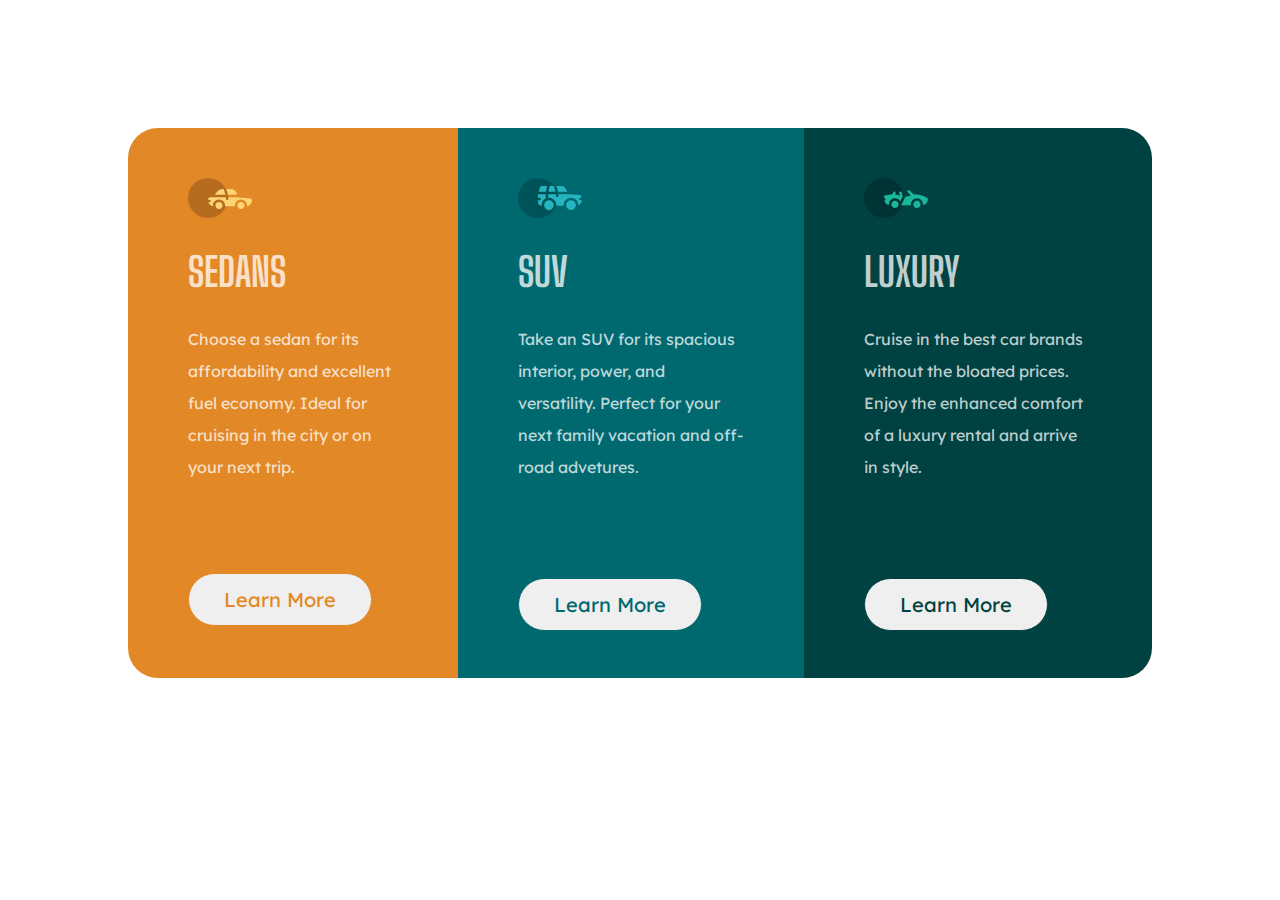
<file: index.html>
<!DOCTYPE html>
<html lang="en">
<head>
    <meta charset="UTF-8">
    <meta http-equiv="X-UA-Compatible" content="IE=edge">
    <meta name="viewport" content="width=device-width, initial-scale=1.0">
    <title>css-flexbox</title>
    <link rel="stylesheet" href="./style.css">
</head>
<body class="grey subHeading">
    <main class="white">
        <section class="sectionOne orange font">
                <img src="./images/icon-sedans.svg" alt="">
                <h1 grey>SEDANS</h1>
            <p class="heading">Choose a sedan for its affordability and excellent fuel economy. Ideal for cruising in the city or on your next trip.</p>
            <button class="btn heading grey">Learn More</button>
        </section>
        <section class="sectionTwo cyan font">
                <img src="./images/icon-suvs.svg" alt="">
                <h1 grey>SUV</h1>
            <p class="heading">Take an SUV for its spacious interior, power, and versatility. Perfect for your next family vacation and off-road advetures.</p>
            <button class="btn heading grey">Learn More</button>
        </section>
        <section class="sectionThree darkCyan font">
                <img src="./images/icon-luxury.svg" alt="">
                <h1 grey>LUXURY</h1>
            <p class="heading">Cruise in the best car brands without the bloated prices. Enjoy the enhanced comfort of a luxury rental and arrive in style.</p>
            <button class="btn heading grey smallBtn">Learn More</button>
        </section>
    </main>
</body>
</html>
</file>
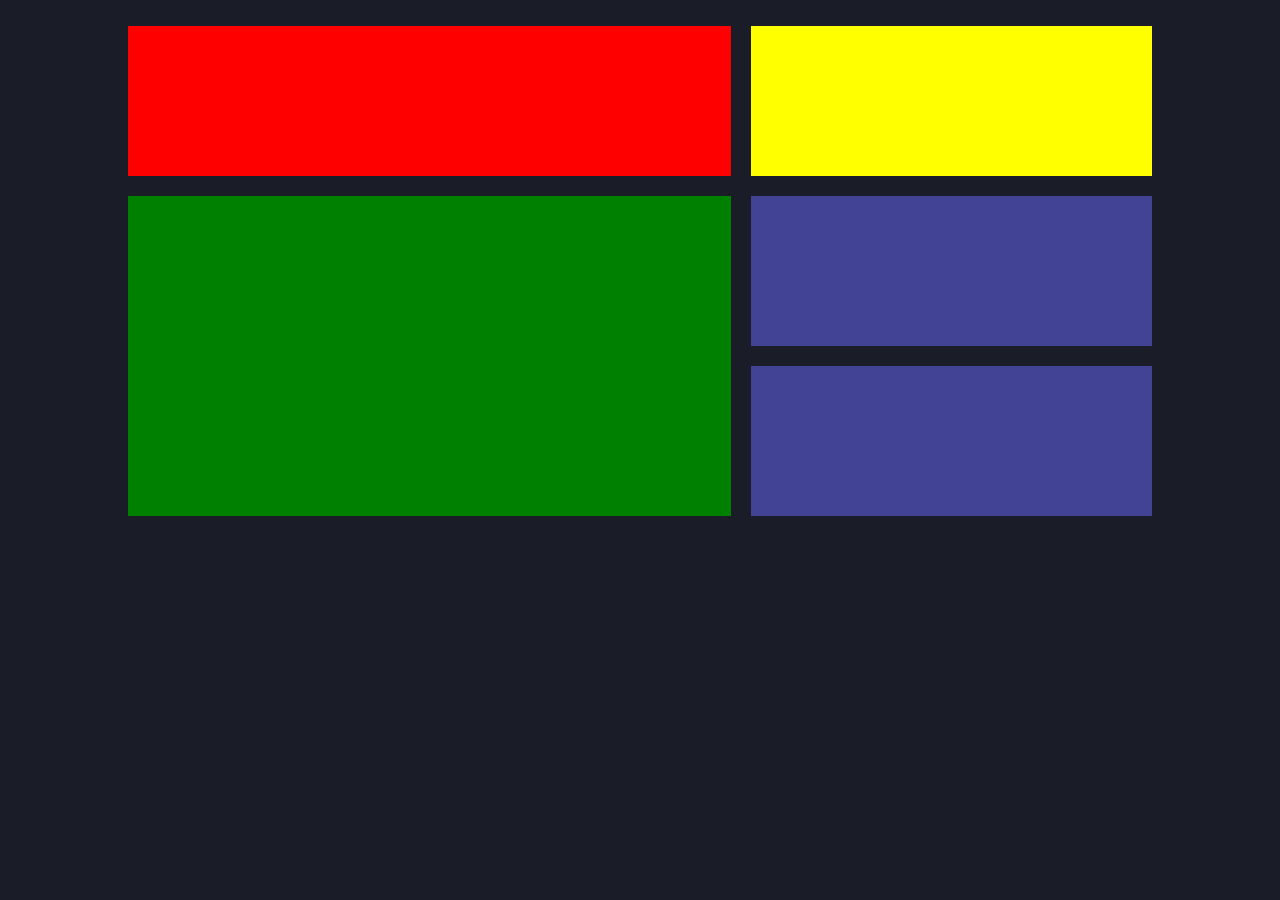
<file: grid.html>
<!DOCTYPE html>
<html lang="en">
<head>
    <meta charset="UTF-8">
    <meta http-equiv="X-UA-Compatible" content="IE=edge">
    <meta name="viewport" content="width=device-width, initial-scale=1.0">
    <title>css-flexbox</title>
    <link rel="stylesheet" href="./gridStyle.css">
</head>
<body class="grey subHeading">
    <main class="white ">
        <section class="sectionOne orange">
                
        </section>
        <section class="sectionTwo cyan">
    
        </section>
        <section class="sectionThree darkCyan">
               
        </section>
        <section class="sectionFour darkBlue">
               
        </section>
        <section class="sectionFive darkBlue">
               
        </section>
    </main>
</body>
</html>
</file>
<file: style.css>
@import url('https://fonts.googleapis.com/css2?family=Big+Shoulders+Display:wght@700&family=Lexend+Deca&display=swap');
@import url('https://fonts.googleapis.com/css2?family=Lexend+Deca&display=swap');
* {
    margin: 0;
    padding: 0;
    box-sizing: border-box;
}
body {
    margin: 10%;
}
.orange {
    background-color: hsl(31, 77%, 52%);
}
.cyan {
    background-color: hsl(184, 100%, 22%);
}
.darkCyan {
    background-color: hsl(179, 100%, 13%);
}
.white {
    color: hsla(0, 0%, 100%, 0.75);
}
.grey {
    color: hsl(0, 0%, 95%);
}
.font {
    font-size: 16px;
}

.heading {
    font-family: 'Lexend Deca', sans-serif;
}
.subHeading {
    font-family: 'Big Shoulders Display', cursive;
}

/* main styling */
main {
    display: flex;
    justify-content: center;
    align-content: center;   
}
section {
    height: 550px;
    text-align: left;
    padding: 45px 60px;
    padding-top: 50px;
}
img {
    margin-bottom: 27px;
}
p {
    line-height: 2.0em;
    margin: 27px auto;
}
.btn {
    padding: 13px 35px;
    border: 1px solid;
    border-radius: 30px;
    font-size: 20px;
    margin-top: 30%;
}
.sectionOne {
    border-radius: 30px 0 0 30px;
}
.sectionThree {
    border-radius: 0 30px 30px 0;
}
.sectionOne .btn {
    color: hsl(31, 77%, 52%);
}

.sectionTwo .btn {
    color: hsl(184, 100%, 22%);
}
.sectionThree .btn {
    color: hsl(179, 100%, 13%);
}
.btn:hover {
    color: hsla(0, 0%, 100%, 0.75);  
    border: 2px solid; 
}
.sectionOne .btn:hover {
    background-color: hsl(31, 77%, 52%);
}
.sectionTwo .btn:hover {
    background-color: hsl(184, 100%, 22%);
}
.sectionThree .btn:hover {
    background-color: hsl(179, 100%, 13%);
}
h1 {
    font-size: 40px;
}

@media only screen and (max-width: 1182px) {
    .btn {
        padding: 8px 20px;
        border: none;
        border-radius: 20px;
        font-size: 15px;
        margin-top: 10%;
    }
    section {
        padding: 45px 30px;
        padding-top: 50px;
    }
    p {
        line-height: 2em;
        margin: 18px auto; 
    }
    .btn {
        margin-top: 30%;
    }
}
@media only screen and (max-width: 755px) {   
    main {
        display: block;
    } 
    section {
        height: 500px;
        margin-bottom: 20px;
        border-radius: 30px;
    }
    .btn {
        padding: 10px 30px;
        border: 1px solid;
        border-radius: 30px;
        font-size: 15px;
        margin-top: 15%;
    }
    .sectionOne {
        border-radius: 30px;
    }
    .sectionThree {
        border-radius: 30px;
    }
}
@media only screen and (max-width: 375px) {
    main {
        display: block;
    } 
    section {
        height: 500px;
        margin-bottom: 20px;
        border-radius: 30px;
    }
    .btn {
        padding: 10px 30px;
        border: 1px solid;
        border-radius: 30px;
        font-size: 15px;
        margin-top: 20%;
    }

}
</file>
<file: gridStyle.css>
@import url('https://fonts.googleapis.com/css2?family=Big+Shoulders+Display:wght@700&family=Lexend+Deca&display=swap');
@import url('https://fonts.googleapis.com/css2?family=Lexend+Deca&display=swap');
* {
    margin: 0;
    padding: 0;
    box-sizing: border-box;
}
body {
    margin: 2% 10%;
}
.orange {
    background-color: red;
}
.cyan {
    background-color: yellow;
}
.darkCyan {
    background-color: green;
}
.darkBlue {
    background-color: rgb(67, 67, 150);;
}
.white {
    color: hsla(0, 0%, 100%, 0.75);
}
.grey {
    background-color: #1A1C28;
}
.font {
    font-size: 16px;
}

.heading {
    font-family: 'Lexend Deca', sans-serif;
}
.subHeading {
    font-family: 'Big Shoulders Display', cursive;
}

/* main styling */
main {
    display: grid;
    grid-template-columns: auto auto auto;
    gap: 20px;
    
}
section {
    /* height: 100px; */
    padding: 100px;
    padding-top: 50px;
}
.sectionOne {
    grid-column: 1/ span 2;
}
.sectionThree {
    grid-column: 1/ span 2;
    grid-row: 2 / span 2; 
    /* width: 20px;  */
}

/* @media only screen and (max-width: 1182px) {
    section {
        padding: 45px 30px;
        padding-top: 50px;
    }
}
@media only screen and (max-width: 755px) {   
    main {
        display: block;
    } 
    section {
        height: 500px;
        margin-bottom: 20px;
        border-radius: 30px;
    }
}
@media only screen and (max-width: 375px) {
    main {
        display: block;
    } 
    section {
        height: 500px;
        margin-bottom: 20px;
        border-radius: 30px;
    }

} */
</file>
